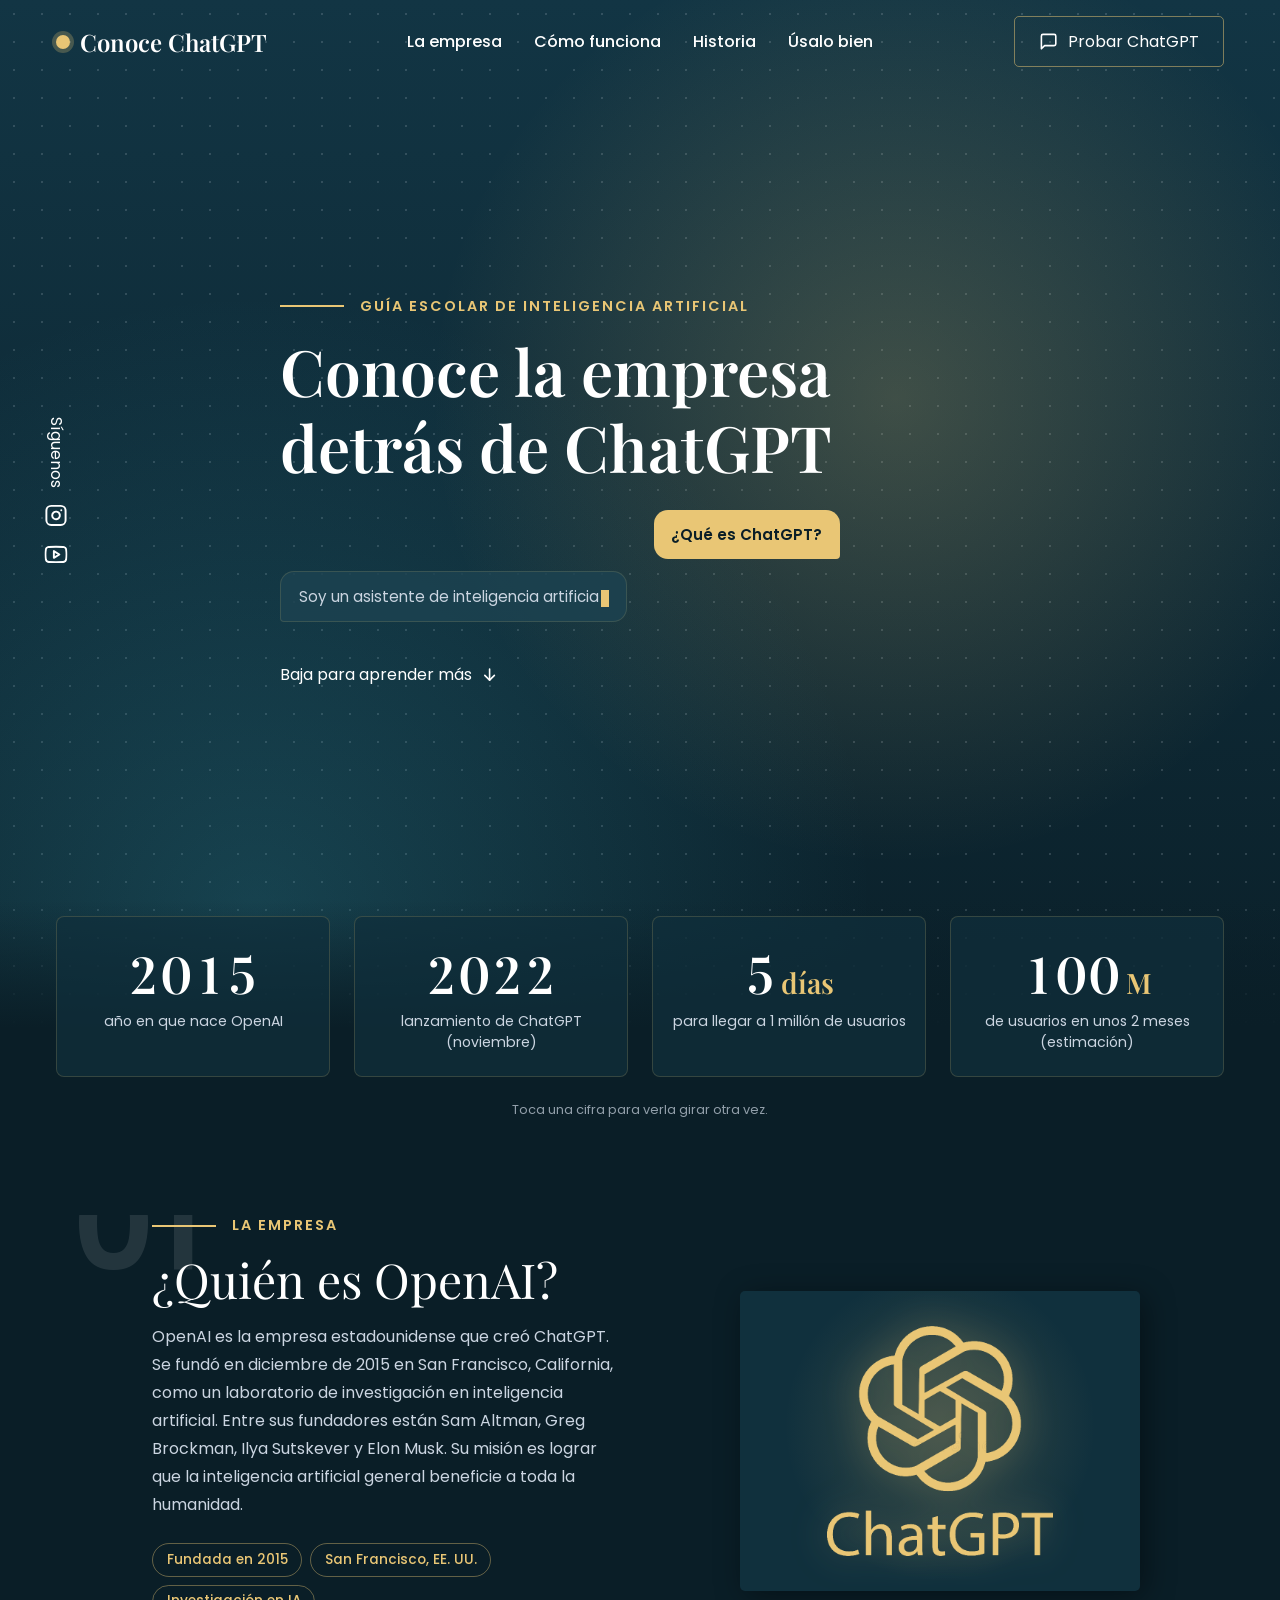
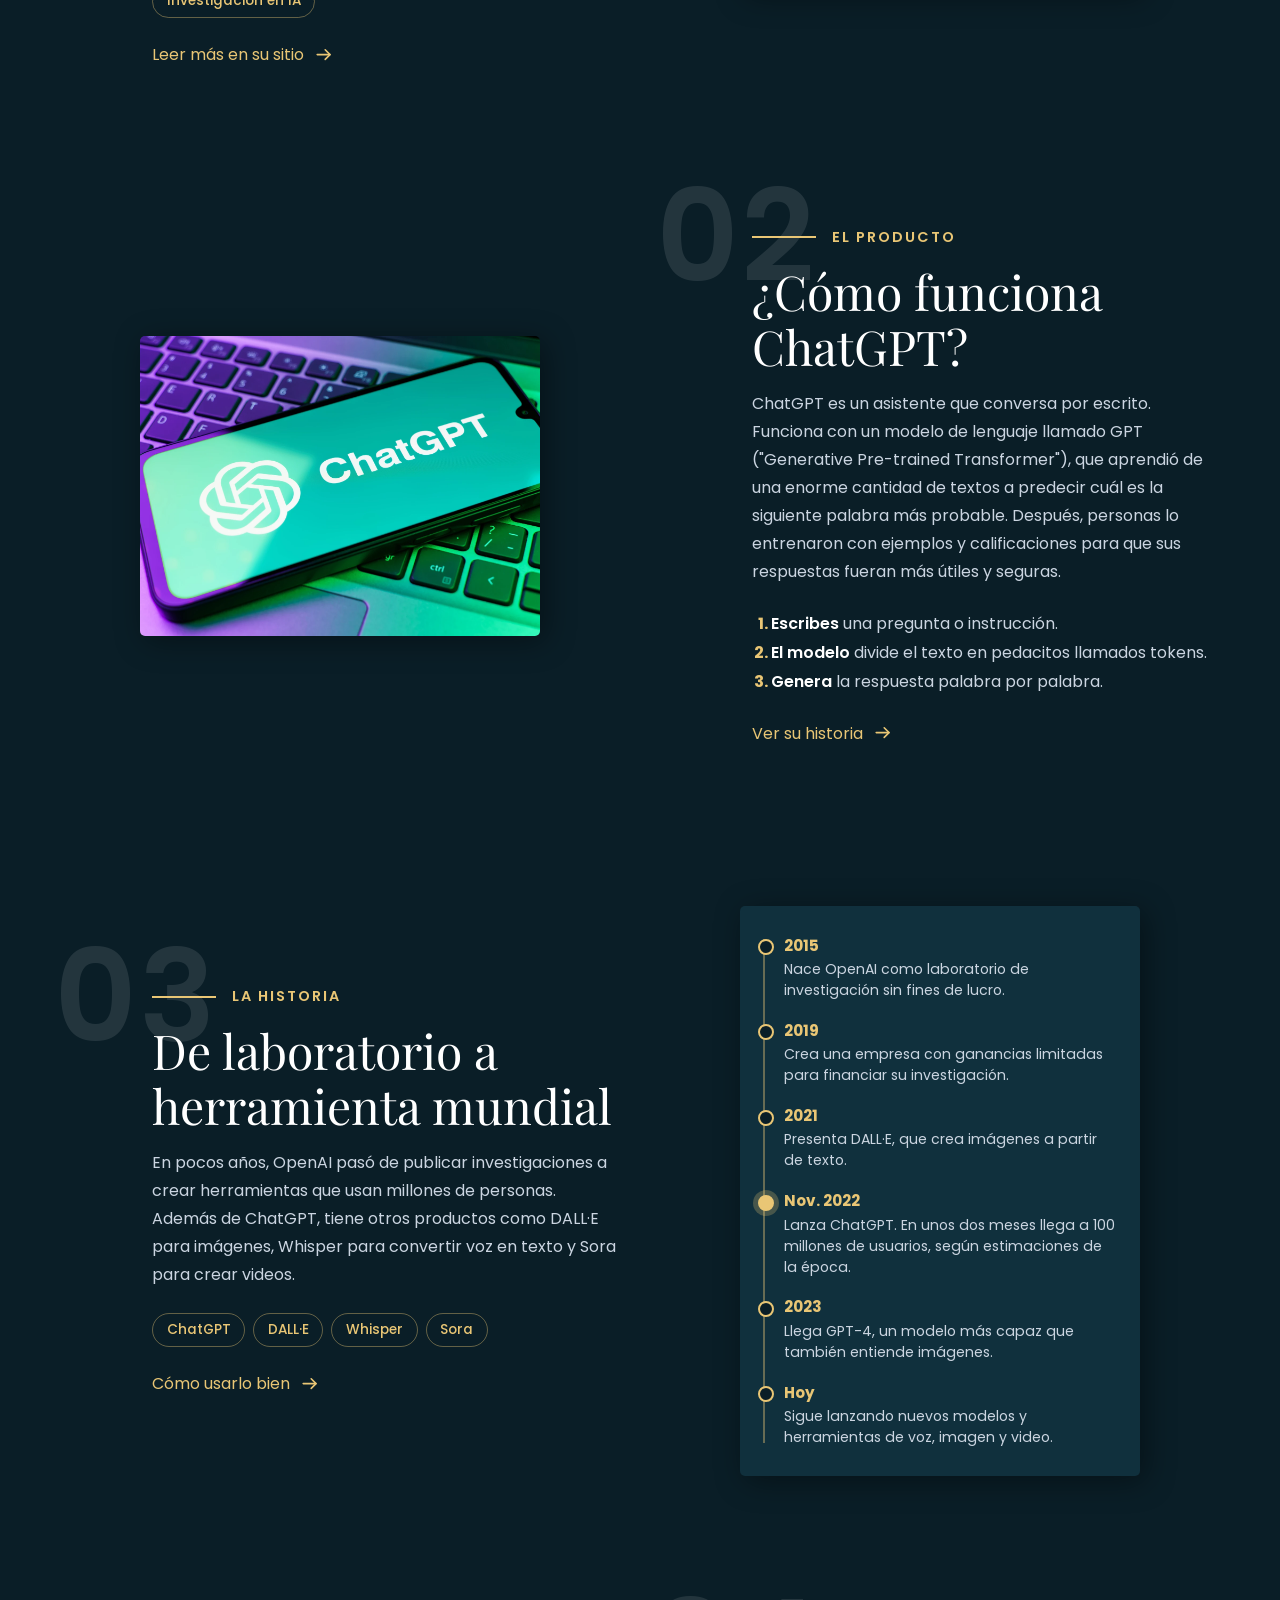
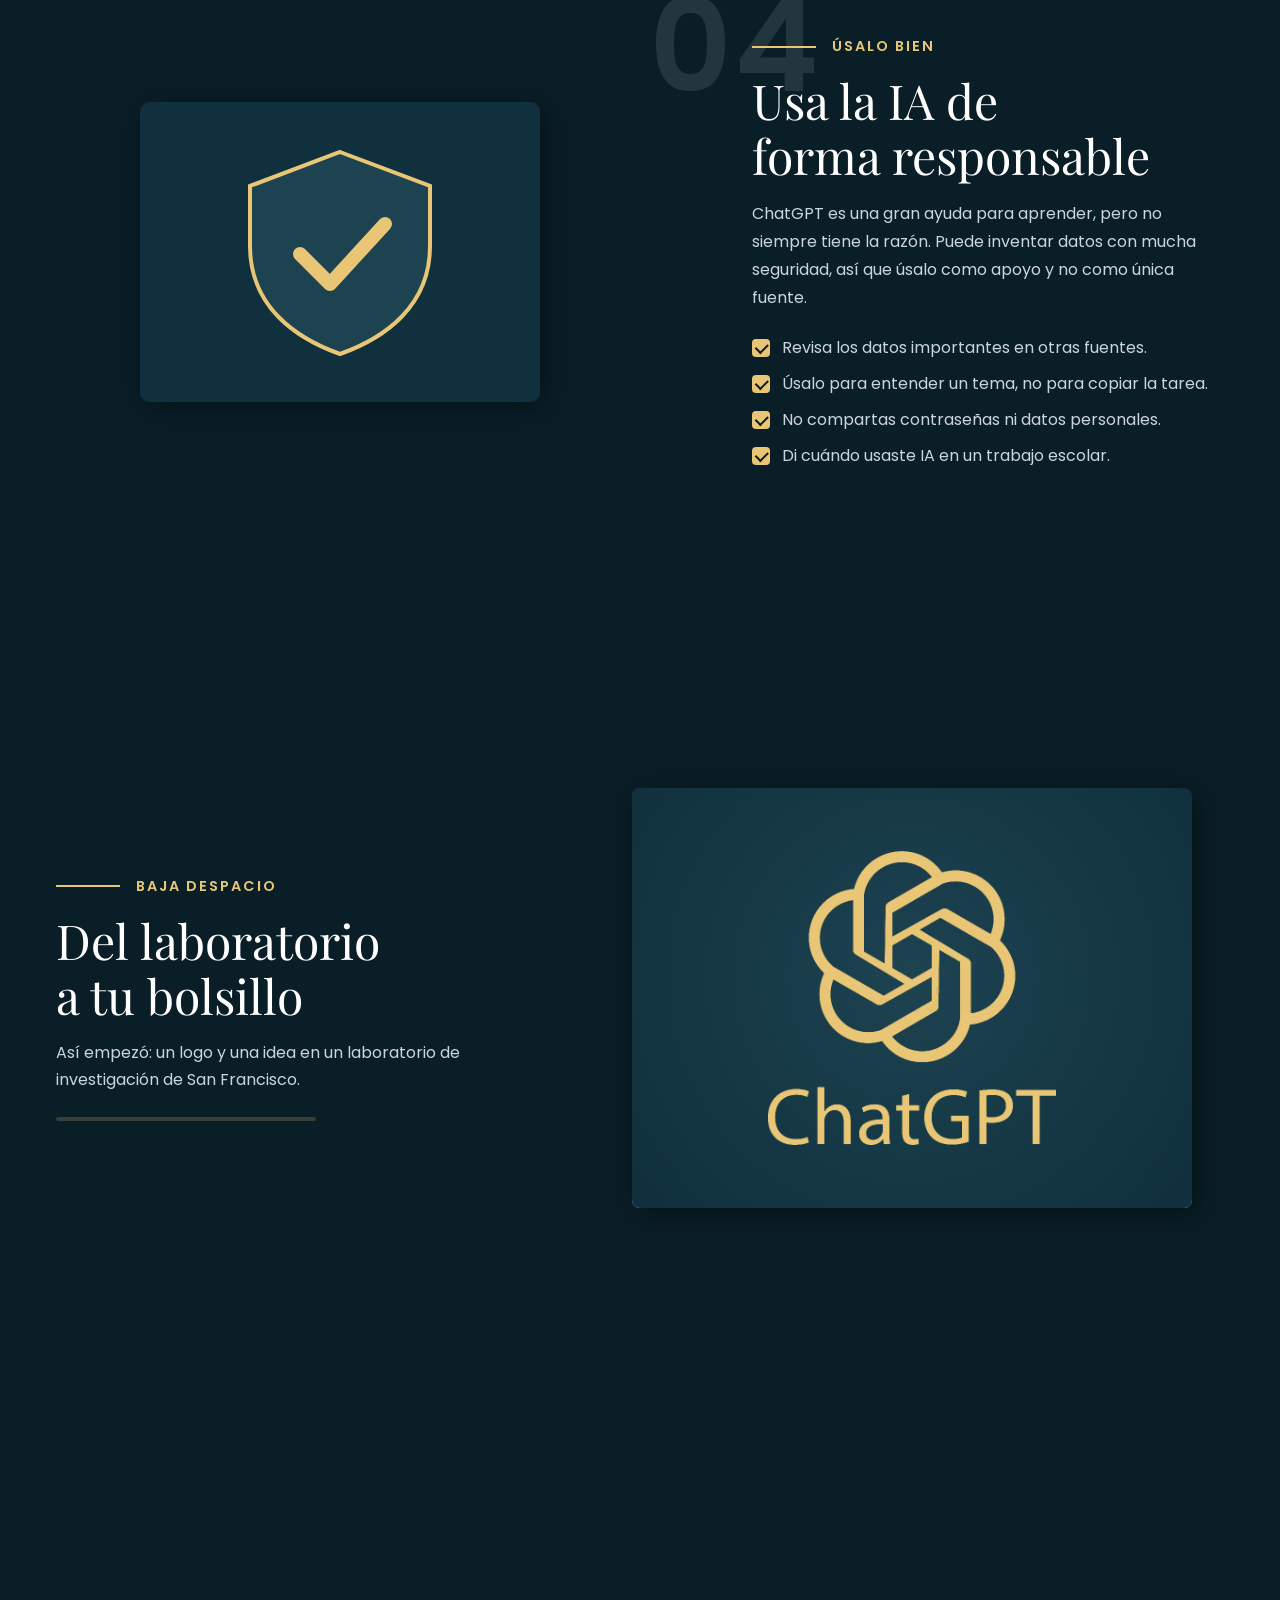
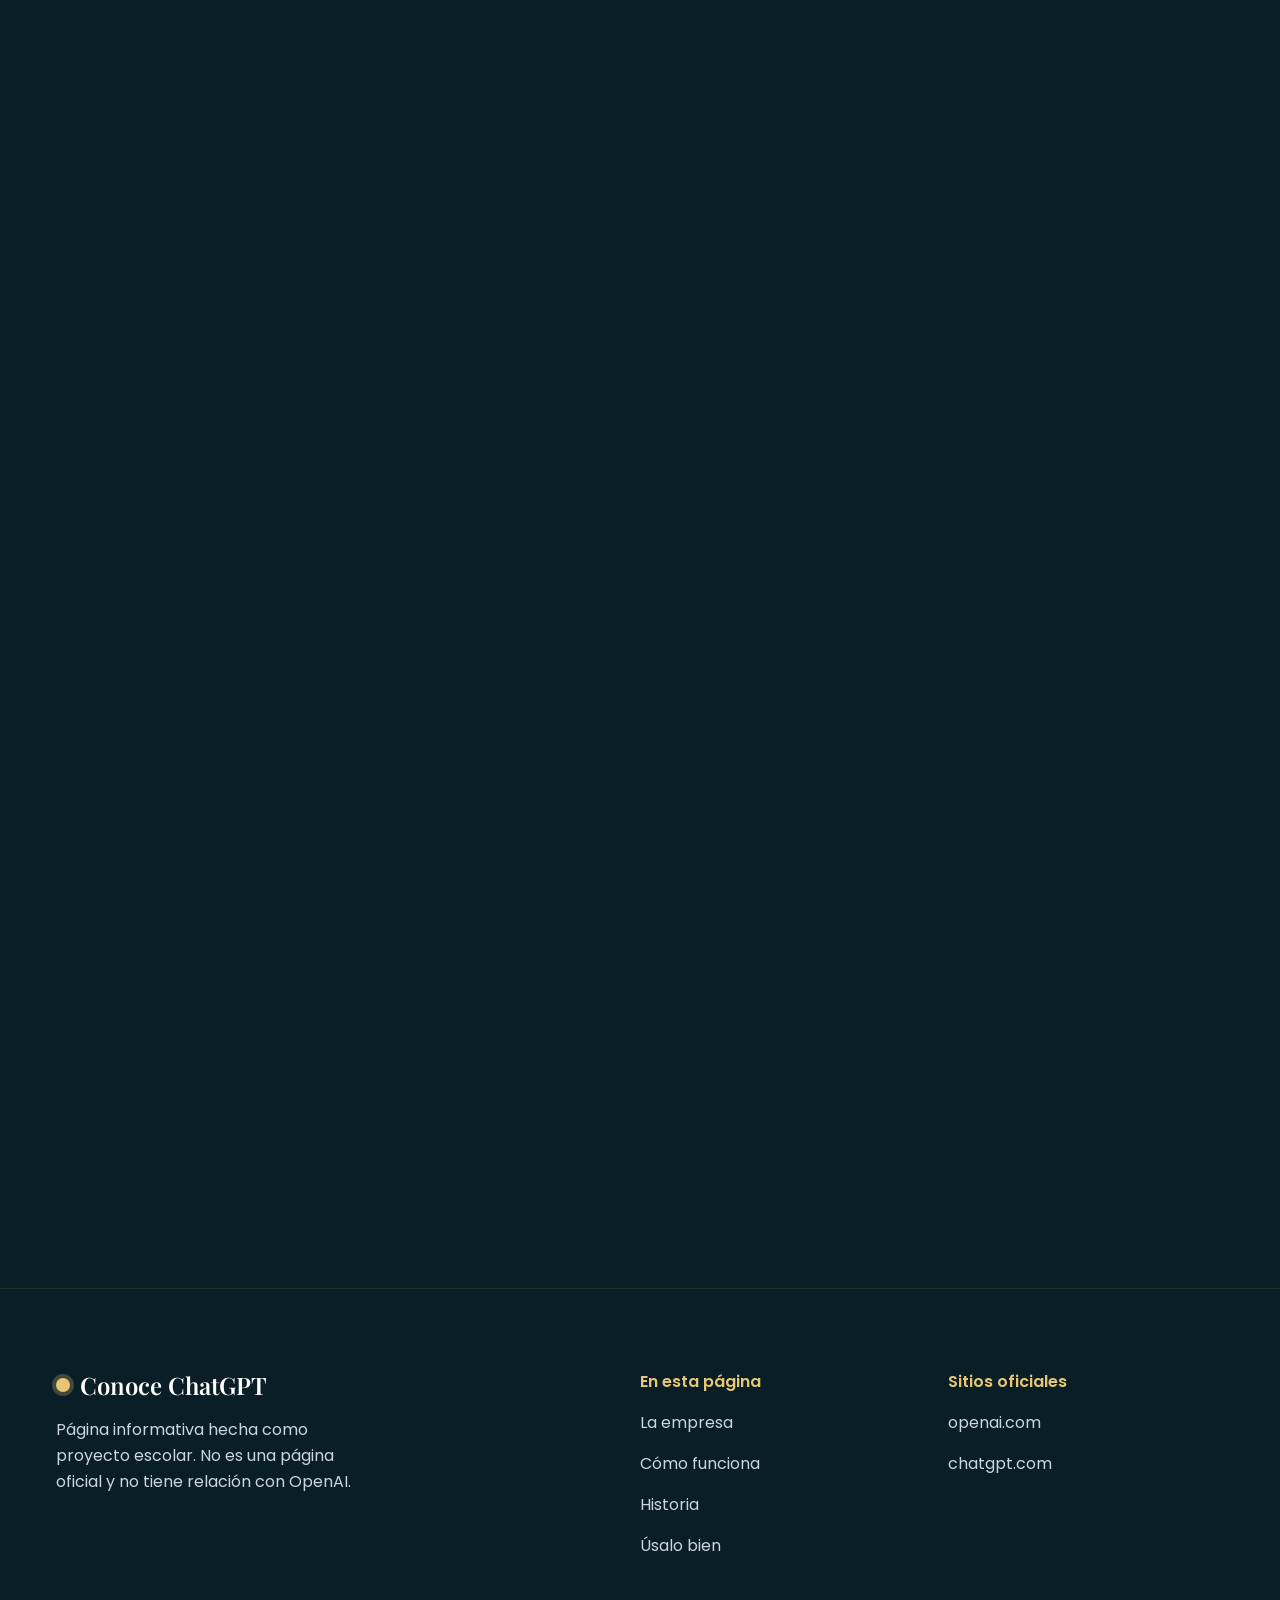
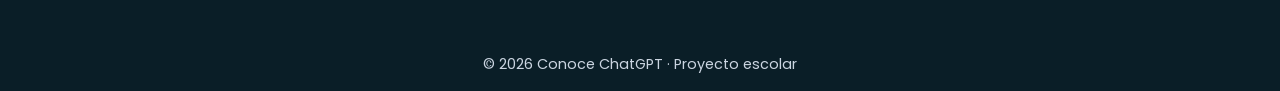
<file: index.html>
<!DOCTYPE html>
<html lang="es">
  <head>
    <meta charset="UTF-8" />
    <meta name="viewport" content="width=device-width, initial-scale=1.0" />
    <title>Conoce ChatGPT</title>
    <meta name="description" content="Página escolar sobre OpenAI y ChatGPT: la empresa, cómo funciona, su historia y cómo usarlo de forma responsable." />
    <link rel="preconnect" href="https://fonts.googleapis.com" />
    <link rel="preconnect" href="https://fonts.gstatic.com" crossorigin />
    <link href="https://fonts.googleapis.com/css2?family=Playfair+Display:wght@400;500;600&family=Poppins:wght@400;500;600;700&display=swap" rel="stylesheet" />
    <link rel="stylesheet" href="css/styles.css" />
  </head>
  <body>
    <!-- ===================== PORTADA ===================== -->
    <header class="header" id="inicio">
      <nav>
        <div class="nav__bar">
          <div class="logo nav__logo">
            <a href="#inicio"><span class="logo__dot" aria-hidden="true"></span>Conoce ChatGPT</a>
          </div>
          <ul class="nav__links" id="nav-links">
            <li><a href="#empresa">La empresa</a></li>
            <li><a href="#funciona">Cómo funciona</a></li>
            <li><a href="#historia">Historia</a></li>
            <li><a href="#responsable">Úsalo bien</a></li>
          </ul>
          <button class="nav__menu__btn" id="menu-btn" aria-label="Abrir menú" aria-expanded="false">
            <svg class="icon icon-menu" viewBox="0 0 24 24" aria-hidden="true"><line x1="3" y1="6" x2="21" y2="6"/><line x1="3" y1="12" x2="21" y2="12"/><line x1="3" y1="18" x2="21" y2="18"/></svg>
            <svg class="icon icon-close" viewBox="0 0 24 24" aria-hidden="true"><line x1="6" y1="6" x2="18" y2="18"/><line x1="18" y1="6" x2="6" y2="18"/></svg>
          </button>
          <div class="nav__action__btn">
            <a class="btn" href="https://chatgpt.com" target="_blank" rel="noopener">
              <svg class="icon" viewBox="0 0 24 24" aria-hidden="true"><path d="M21 15a2 2 0 0 1-2 2H7l-4 4V5a2 2 0 0 1 2-2h14a2 2 0 0 1 2 2z"/></svg>
              Probar ChatGPT
            </a>
          </div>
        </div>
      </nav>
      <div class="section__container header__container">
        <div class="header__content">
          <h3 class="section__subheader">GUÍA ESCOLAR DE INTELIGENCIA ARTIFICIAL</h3>
          <h1 class="section__header">Conoce la empresa detrás de ChatGPT</h1>
          <div class="chat__demo" aria-label="Ejemplo de conversación">
            <p class="chat__msg chat__msg--user">¿Qué es ChatGPT?</p>
            <p class="chat__msg chat__msg--ai"><span id="typing"></span><span class="chat__caret" aria-hidden="true"></span></p>
          </div>
          <div class="scroll__btn">
            <a href="#empresa">
              Baja para aprender más
              <svg class="icon" viewBox="0 0 24 24" aria-hidden="true"><line x1="12" y1="5" x2="12" y2="19"/><polyline points="6 13 12 19 18 13"/></svg>
            </a>
          </div>
        </div>
        <div class="header__socials">
          <span>Síguenos</span>
          <a href="#" aria-label="Instagram"><svg class="icon" viewBox="0 0 24 24" aria-hidden="true"><rect x="2" y="2" width="20" height="20" rx="5"/><path d="M16 11.4A4 4 0 1 1 12.6 8 4 4 0 0 1 16 11.4z"/><line x1="17.5" y1="6.5" x2="17.5" y2="6.5"/></svg></a>
          <a href="#" aria-label="YouTube"><svg class="icon" viewBox="0 0 24 24" aria-hidden="true"><path d="M22.5 6.4a2.8 2.8 0 0 0-2-2C18.9 4 12 4 12 4s-6.9 0-8.5.4a2.8 2.8 0 0 0-2 2A29 29 0 0 0 1 12a29 29 0 0 0 .5 5.6 2.8 2.8 0 0 0 2 2c1.6.4 8.5.4 8.5.4s6.9 0 8.5-.4a2.8 2.8 0 0 0 2-2A29 29 0 0 0 23 12a29 29 0 0 0-.5-5.6z"/><polygon points="9.8 15.5 15.5 12 9.8 8.5 9.8 15.5"/></svg></a>
        </div>
      </div>
    </header>

    <section class="about">
      <!-- ===================== CIFRAS (números animados) ===================== -->
      <div class="section__container stats" id="cifras">
        <div class="stat reveal">
          <p class="stat__num" data-value="2015">2015</p>
          <p class="stat__label">año en que nace OpenAI</p>
        </div>
        <div class="stat reveal">
          <p class="stat__num" data-value="2022">2022</p>
          <p class="stat__label">lanzamiento de ChatGPT (noviembre)</p>
        </div>
        <div class="stat reveal">
          <p class="stat__num" data-value="5" data-suffix=" días">5 días</p>
          <p class="stat__label">para llegar a 1 millón de usuarios</p>
        </div>
        <div class="stat reveal">
          <p class="stat__num" data-value="100" data-suffix=" M">100 M</p>
          <p class="stat__label">de usuarios en unos 2 meses (estimación)</p>
        </div>
        <p class="stats__hint">Toca una cifra para verla girar otra vez.</p>
      </div>

      <div class="section__container about__container">

        <!-- ===================== 01 LA EMPRESA ===================== -->
        <div class="about__image about__image-1 reveal" id="empresa">
          <div class="logo-card">
            <img src="img/logo-chatgpt.png" alt="Logo de ChatGPT" />
          </div>
        </div>
        <div class="about__content about__content-1 reveal">
          <h3 class="section__subheader">LA EMPRESA</h3>
          <h2 class="section__header">¿Quién es OpenAI?</h2>
          <p>
            OpenAI es la empresa estadounidense que creó ChatGPT. Se fundó en
            diciembre de 2015 en San Francisco, California, como un laboratorio
            de investigación en inteligencia artificial. Entre sus fundadores
            están Sam Altman, Greg Brockman, Ilya Sutskever y Elon Musk. Su
            misión es lograr que la inteligencia artificial general beneficie a
            toda la humanidad.
          </p>
          <ul class="chips">
            <li>Fundada en 2015</li>
            <li>San Francisco, EE. UU.</li>
            <li>Investigación en IA</li>
          </ul>
          <div class="about__btn">
            <a href="https://openai.com/about" target="_blank" rel="noopener">
              Leer más en su sitio
              <span><svg class="icon" viewBox="0 0 24 24" aria-hidden="true"><line x1="4" y1="12" x2="20" y2="12"/><polyline points="14 6 20 12 14 18"/></svg></span>
            </a>
          </div>
        </div>

        <!-- ===================== 02 CÓMO FUNCIONA ===================== -->
        <div class="about__image about__image-2 reveal" id="funciona">
          <img class="photo" src="img/chatgpt-celular.webp" alt="Celular con ChatGPT en la pantalla sobre el teclado de una laptop" />
        </div>
        <div class="about__content about__content-2 reveal">
          <h3 class="section__subheader">EL PRODUCTO</h3>
          <h2 class="section__header">¿Cómo funciona ChatGPT?</h2>
          <p>
            ChatGPT es un asistente que conversa por escrito. Funciona con un
            modelo de lenguaje llamado GPT ("Generative Pre-trained
            Transformer"), que aprendió de una enorme cantidad de textos a
            predecir cuál es la siguiente palabra más probable. Después,
            personas lo entrenaron con ejemplos y calificaciones para que sus
            respuestas fueran más útiles y seguras.
          </p>
          <ol class="steps">
            <li><strong>Escribes</strong> una pregunta o instrucción.</li>
            <li><strong>El modelo</strong> divide el texto en pedacitos llamados tokens.</li>
            <li><strong>Genera</strong> la respuesta palabra por palabra.</li>
          </ol>
          <div class="about__btn">
            <a href="#historia">
              Ver su historia
              <span><svg class="icon" viewBox="0 0 24 24" aria-hidden="true"><line x1="4" y1="12" x2="20" y2="12"/><polyline points="14 6 20 12 14 18"/></svg></span>
            </a>
          </div>
        </div>

        <!-- ===================== 03 HISTORIA ===================== -->
        <div class="about__image about__image-3 reveal" id="historia">
          <ol class="timeline" aria-label="Línea de tiempo de OpenAI">
            <li><strong>2015</strong><span>Nace OpenAI como laboratorio de investigación sin fines de lucro.</span></li>
            <li><strong>2019</strong><span>Crea una empresa con ganancias limitadas para financiar su investigación.</span></li>
            <li><strong>2021</strong><span>Presenta DALL·E, que crea imágenes a partir de texto.</span></li>
            <li><strong>Nov. 2022</strong><span>Lanza ChatGPT. En unos dos meses llega a 100 millones de usuarios, según estimaciones de la época.</span></li>
            <li><strong>2023</strong><span>Llega GPT-4, un modelo más capaz que también entiende imágenes.</span></li>
            <li><strong>Hoy</strong><span>Sigue lanzando nuevos modelos y herramientas de voz, imagen y video.</span></li>
          </ol>
        </div>
        <div class="about__content about__content-3 reveal">
          <h3 class="section__subheader">LA HISTORIA</h3>
          <h2 class="section__header">De laboratorio a herramienta mundial</h2>
          <p>
            En pocos años, OpenAI pasó de publicar investigaciones a crear
            herramientas que usan millones de personas. Además de ChatGPT,
            tiene otros productos como DALL·E para imágenes, Whisper para
            convertir voz en texto y Sora para crear videos.
          </p>
          <ul class="chips">
            <li>ChatGPT</li>
            <li>DALL·E</li>
            <li>Whisper</li>
            <li>Sora</li>
          </ul>
          <div class="about__btn">
            <a href="#responsable">
              Cómo usarlo bien
              <span><svg class="icon" viewBox="0 0 24 24" aria-hidden="true"><line x1="4" y1="12" x2="20" y2="12"/><polyline points="14 6 20 12 14 18"/></svg></span>
            </a>
          </div>
        </div>

        <!-- ===================== 04 ÚSALO BIEN ===================== -->
        <div class="about__image about__image-4 reveal" id="responsable">
          <svg class="art" viewBox="0 0 400 300" role="img" aria-label="Escudo con una marca de verificación">
            <rect width="400" height="300" rx="10" fill="#10303d"/>
            <path d="M200 50 l90 34 v60 c0 60-45 92-90 108 c-45-16-90-48-90-108 v-60 z" fill="#1d4250" stroke="#e9c675" stroke-width="4"/>
            <polyline points="160 152 190 182 245 122" fill="none" stroke="#e9c675" stroke-width="14" stroke-linecap="round" stroke-linejoin="round"/>
          </svg>
        </div>
        <div class="about__content about__content-4 reveal">
          <h3 class="section__subheader">ÚSALO BIEN</h3>
          <h2 class="section__header">Usa la IA de forma responsable</h2>
          <p>
            ChatGPT es una gran ayuda para aprender, pero no siempre tiene la
            razón. Puede inventar datos con mucha seguridad, así que úsalo como
            apoyo y no como única fuente.
          </p>
          <ul class="checks">
            <li>Revisa los datos importantes en otras fuentes.</li>
            <li>Úsalo para entender un tema, no para copiar la tarea.</li>
            <li>No compartas contraseñas ni datos personales.</li>
            <li>Di cuándo usaste IA en un trabajo escolar.</li>
          </ul>
        </div>
      </div>
    </section>

    <!-- ===================== IMAGEN QUE SE DESHACE AL BAJAR ===================== -->
    <section class="dissolve" id="disolver">
      <div class="dissolve__track" id="dissolve-track">
        <div class="dissolve__sticky">
          <div class="section__container dissolve__inner">
            <div class="dissolve__text">
              <h3 class="section__subheader">BAJA DESPACIO</h3>
              <h2 class="section__header">Del laboratorio a tu bolsillo</h2>
              <p id="dissolve-caption">Así empezó: un logo y una idea en un laboratorio de investigación de San Francisco.</p>
              <div class="dissolve__bar" aria-hidden="true"><span id="dissolve-bar"></span></div>
            </div>
            <div class="dissolve__stage">
              <img class="dissolve__back" src="img/chatgpt-celular.webp" alt="Celular con ChatGPT en la pantalla sobre una laptop" />
              <canvas id="dissolve-canvas" aria-hidden="true"></canvas>
            </div>
          </div>
        </div>
      </div>
    </section>

    <!-- ===================== PIE ===================== -->
    <footer class="footer">
      <div class="section__container footer__container">
        <div class="footer__col">
          <div class="logo footer__logo">
            <a href="#inicio"><span class="logo__dot" aria-hidden="true"></span>Conoce ChatGPT</a>
          </div>
          <p>
            Página informativa hecha como proyecto escolar. No es una página
            oficial y no tiene relación con OpenAI.
          </p>
        </div>
        <div class="footer__col">
          <h4>En esta página</h4>
          <ul class="footer__links">
            <li><a href="#empresa">La empresa</a></li>
            <li><a href="#funciona">Cómo funciona</a></li>
            <li><a href="#historia">Historia</a></li>
            <li><a href="#responsable">Úsalo bien</a></li>
          </ul>
        </div>
        <div class="footer__col">
          <h4>Sitios oficiales</h4>
          <ul class="footer__links">
            <li><a href="https://openai.com" target="_blank" rel="noopener">openai.com</a></li>
            <li><a href="https://chatgpt.com" target="_blank" rel="noopener">chatgpt.com</a></li>
          </ul>
        </div>
      </div>
      <div class="footer__bar">© 2026 Conoce ChatGPT · Proyecto escolar</div>
    </footer>

    <script src="js/main.js"></script>
  </body>
</html>
</file>
<file: css/styles.css>
/* =========================================================
   CONOCE CHATGPT - Página escolar sobre OpenAI
   Basada en la plantilla "MNTN" (Web Design Mastery).
   Se mantienen sus colores, fuentes y estructura.
   ========================================================= */

/* Diseño: plantilla oscura de guía de montaña convertida en guía de IA, con circuito de puntos en la portada */
:root {
  --primary-color: #0a1e27;
  --secondary-color: #e9c675;
  --panel: #10303d;
  --panel-2: #1d4250;
  --text-light: #cbd5e1;
  --white: #ffffff;
  --max-width: 1200px;
  --header-font: "Playfair Display", Georgia, serif;
  --body-font: "Poppins", "Segoe UI", Roboto, Arial, sans-serif;
  color-scheme: dark;
}

* { padding: 0; margin: 0; box-sizing: border-box; }

html, body { scroll-behavior: smooth; }

body {
  font-family: var(--body-font);
  background: var(--primary-color);
  color: var(--white);
  overflow-x: hidden;
}

img, svg { max-width: 100%; }
a { text-decoration: none; transition: .3s; }

.icon {
  width: 1.2em; height: 1.2em; flex: none;
  fill: none; stroke: currentColor; stroke-width: 2;
  stroke-linecap: round; stroke-linejoin: round;
}

.section__container {
  max-width: var(--max-width);
  margin: auto;
  padding: 5rem max(16px, env(safe-area-inset-right, 0px)) 5rem max(16px, env(safe-area-inset-left, 0px));
}

.section__subheader {
  position: relative;
  isolation: isolate;
  margin-bottom: 1rem;
  padding-left: 5rem;
  font-size: .9rem;
  font-weight: 600;
  letter-spacing: 2px;
  color: var(--secondary-color);
}
.section__subheader::before {
  position: absolute; content: "";
  top: 50%; left: 0;
  transform: translateY(-50%);
  height: 2px; width: 4rem;
  background-color: var(--secondary-color);
}
.section__subheader::after {
  position: absolute;
  top: 50%; left: 0;
  transform: translate(-60%, -50%);
  font-size: 8rem;
  font-weight: 600;
  color: var(--white);
  opacity: .1;
  z-index: -1;
}

.section__header {
  margin-bottom: 1rem;
  font-size: 3rem;
  font-weight: 400;
  line-height: 1.15;
  font-family: var(--header-font);
  color: var(--white);
  text-wrap: balance;
}

.btn {
  padding: .75rem 1.5rem;
  outline: none;
  border: 1px solid rgba(233, 198, 117, .5);
  display: flex; align-items: center; gap: 10px;
  font-family: inherit;
  font-size: 1rem;
  color: var(--white);
  background-color: transparent;
  border-radius: 5px;
  transition: .3s;
  cursor: pointer;
}
.btn:hover { background-color: rgba(10, 30, 39, .5); border-color: var(--secondary-color); }
.btn:focus-visible, a:focus-visible, button:focus-visible { outline: 2px solid var(--secondary-color); outline-offset: 3px; }

.logo a {
  display: inline-flex; align-items: center; gap: .6rem;
  font-size: 1.5rem;
  font-weight: 600;
  font-family: var(--header-font);
  color: var(--white);
}
.logo__dot {
  width: 14px; height: 14px;
  border-radius: 50%;
  background: var(--secondary-color);
  box-shadow: 0 0 0 4px rgba(233, 198, 117, .25);
}

/* Aparecer al bajar: siempre visible, solo se desliza */
.reveal { transform: translateY(40px); transition: transform 1s ease; }
.reveal.visible { transform: none; }

/* ---------- Portada ---------- */
.header {
  position: relative;
  min-height: 100vh;
  display: flex; flex-direction: column;
}
/* reemplaza a assets/header-1.jpg: un "circuito" de puntos y un brillo dorado */
.header::before {
  position: absolute; content: "";
  top: 0; left: 0;
  width: 100%; height: calc(100% + 15rem);
  background-image:
    radial-gradient(circle at 70% 35%, rgba(233, 198, 117, .22), transparent 40%),
    radial-gradient(circle at 20% 80%, rgba(56, 160, 180, .25), transparent 45%),
    radial-gradient(rgba(203, 213, 225, .18) 1.2px, transparent 1.4px),
    linear-gradient(180deg, #123544, var(--primary-color));
  background-size: auto, auto, 28px 28px, auto;
  z-index: -1;
  animation: circuito 40s linear infinite;
}
@keyframes circuito { to { background-position: 0 0, 0 0, 280px 280px, 0 0; } }

nav {
  position: relative;
  width: 100%;
  max-width: var(--max-width);
  margin: auto;
  padding: 1rem max(16px, env(safe-area-inset-right, 0px)) 1rem max(16px, env(safe-area-inset-left, 0px));
  padding-top: calc(1rem + env(safe-area-inset-top, 0px));
  z-index: 9;
}
.nav__bar { display: flex; align-items: center; justify-content: space-between; }

.nav__links {
  position: absolute;
  right: 1rem;
  top: 68px;
  width: calc(100% - 2rem);
  max-width: 350px;
  padding: 2rem;
  list-style: none;
  align-items: center; justify-content: center; flex-direction: column;
  gap: 2rem;
  background-color: rgba(10, 30, 39, .92);
  border: 1px solid rgba(233, 198, 117, .2);
  border-radius: 10px;
  display: none;
}
.nav__links.open { display: flex; animation: show-nav .3s linear forwards; }
.nav__links.close { animation: hide-nav .3s linear forwards; }
@keyframes show-nav { from { opacity: 0; } to { opacity: 1; } }
@keyframes hide-nav { from { opacity: 1; } to { opacity: 0; } }
.nav__links a { font-weight: 500; color: var(--white); }
.nav__links a:hover { color: var(--secondary-color); }

.nav__menu__btn {
  display: grid; place-items: center;
  width: 44px; height: 44px;
  border: none; background: none;
  font-size: 1.5rem;
  color: var(--white);
  cursor: pointer;
}
.nav__menu__btn .icon-close { display: none; }
.nav__menu__btn.is-open .icon-menu { display: none; }
.nav__menu__btn.is-open .icon-close { display: block; }
.nav__action__btn { display: none; }

.header__container {
  position: relative;
  isolation: isolate;
  flex: 1;
  width: 100%;
  display: flex; align-items: center; justify-content: center;
}
.header__content { max-width: 720px; }
.header__content .section__header {
  font-size: clamp(2.6rem, 7vw, 4rem);
  font-weight: 600;
  line-height: 1.2;
}
.header__content a { display: inline-flex; align-items: center; gap: .5rem; color: var(--white); }
.header__content a:hover { color: var(--secondary-color); }
.scroll__btn a .icon { animation: bajar 1.6s ease-in-out infinite; }
@keyframes bajar { 50% { transform: translateY(5px); } }

/* Mini conversación animada */
.chat__demo {
  margin: 1.5rem 0 2.5rem;
  display: flex; flex-direction: column; gap: .75rem;
  max-width: 560px;
}
.chat__msg {
  max-width: 90%;
  padding: .8rem 1.1rem;
  border-radius: 14px;
  line-height: 1.55;
  font-size: .95rem;
}
.chat__msg--user {
  align-self: flex-end;
  background: var(--secondary-color);
  color: var(--primary-color);
  font-weight: 600;
  border-bottom-right-radius: 4px;
}
.chat__msg--ai {
  align-self: flex-start;
  min-height: 3.2rem;
  background: rgba(29, 66, 80, .85);
  color: var(--text-light);
  border: 1px solid rgba(233, 198, 117, .15);
  border-bottom-left-radius: 4px;
}
.chat__caret {
  display: inline-block;
  width: 8px; height: 1.1em;
  margin-left: 2px;
  vertical-align: text-bottom;
  background: var(--secondary-color);
  animation: parpadeo 1s steps(1) infinite;
}
@keyframes parpadeo { 50% { opacity: 0; } }

.header__socials {
  position: absolute;
  left: 0;
  align-items: center;
  gap: 1rem;
  color: var(--white);
  transform: translateX(calc(-50% + 1rem)) rotate(90deg);
  display: none;
}
.header__socials a { display: grid; font-size: 1.2rem; color: var(--white); transform: rotate(-90deg); }
.header__socials a:hover { color: var(--secondary-color); }

/* ---------- Bloques 01-04 ---------- */
.about {
  background-image: linear-gradient(to bottom, rgba(10, 30, 39, 0), var(--primary-color) 8rem);
  overflow: hidden;
}
.about__container { padding-top: 0; display: grid; gap: 5rem 2rem; overflow: hidden; }
.about__image { scroll-margin-top: 2rem; }
.about__image .art {
  display: block;
  width: 100%;
  max-width: 400px;
  margin-inline: auto;
  border-radius: 5px;
  box-shadow: 5px 5px 30px rgba(0, 0, 0, .4);
}
.pulse { animation: pulso 2s ease-in-out infinite; transform-origin: 340px 150px; }
@keyframes pulso { 50% { transform: scale(1.35); opacity: .7; } }

.about__content-1 .section__subheader::after { content: "01"; }
.about__content-2 .section__subheader::after { content: "02"; }
.about__content-3 .section__subheader::after { content: "03"; }
.about__content-4 .section__subheader::after { content: "04"; }

.about__content p { margin-bottom: 1.5rem; color: var(--text-light); line-height: 1.75; }
.about__content a { display: flex; align-items: center; gap: 10px; color: var(--secondary-color); width: fit-content; }
.about__content a span { display: grid; transition: .3s; }
.about__content a:hover span { transform: translateX(10px); }

.chips { list-style: none; display: flex; flex-wrap: wrap; gap: .5rem; margin-bottom: 1.5rem; }
.chips li {
  padding: .35rem .85rem;
  border-radius: 999px;
  border: 1px solid rgba(233, 198, 117, .4);
  color: var(--secondary-color);
  font-size: .85rem;
  font-weight: 500;
}

.steps { margin: 0 0 1.5rem 1.2rem; color: var(--text-light); line-height: 1.8; }
.steps li::marker { color: var(--secondary-color); font-weight: 700; }
.steps strong { color: var(--white); font-weight: 600; }

.checks { list-style: none; display: grid; gap: .7rem; color: var(--text-light); }
.checks li { position: relative; padding-left: 1.9rem; line-height: 1.55; }
.checks li::before {
  content: ""; position: absolute; left: 0; top: .2rem;
  width: 1.15rem; height: 1.15rem; border-radius: 4px;
  background: var(--secondary-color);
}
.checks li::after {
  content: ""; position: absolute; left: .4rem; top: .35rem;
  width: .35rem; height: .6rem;
  border: solid var(--primary-color); border-width: 0 2px 2px 0;
  transform: rotate(45deg);
}

/* Línea de tiempo (en lugar de la tercera foto) */
.timeline {
  list-style: none;
  max-width: 400px;
  margin-inline: auto;
  padding: 1.75rem 1.5rem 1.75rem 2.75rem;
  position: relative;
  background: var(--panel);
  border-radius: 5px;
  box-shadow: 5px 5px 30px rgba(0, 0, 0, .4);
  display: grid; gap: 1.1rem;
}
.timeline::before {
  content: ""; position: absolute;
  left: 1.45rem; top: 2.1rem; bottom: 2.1rem;
  width: 2px; background: rgba(233, 198, 117, .4);
}
.timeline li { position: relative; display: grid; gap: .15rem; }
.timeline li::before {
  content: ""; position: absolute;
  left: -1.6rem; top: .35rem;
  width: .75rem; height: .75rem; border-radius: 50%;
  background: var(--primary-color);
  border: 2px solid var(--secondary-color);
}
.timeline li:nth-child(4)::before { background: var(--secondary-color); box-shadow: 0 0 0 5px rgba(233, 198, 117, .25); }
.timeline strong { color: var(--secondary-color); font-size: .95rem; font-variant-numeric: tabular-nums; }
.timeline span { color: var(--text-light); font-size: .88rem; line-height: 1.5; }

/* ---------- Pie ---------- */
.footer { background-color: var(--primary-color); border-top: 1px solid rgba(233, 198, 117, .12); }
.footer__container { display: grid; gap: 4rem 2rem; }
.footer__col:first-child { max-width: 320px; }
.footer__logo { margin-bottom: 1rem; }
.footer__col p { color: var(--text-light); line-height: 1.6; }
.footer__col h4 { margin-bottom: 1rem; font-size: 1rem; font-weight: 600; color: var(--secondary-color); }
.footer__links { list-style: none; display: grid; gap: 1rem; }
.footer__links a { color: var(--text-light); }
.footer__links a:hover { color: var(--secondary-color); }
.footer__bar { padding: 1rem; font-size: .9rem; color: var(--text-light); text-align: center; }

/* ---------- Pantallas grandes ---------- */
@media (width > 768px) {
  .nav__logo { flex: 1; }
  .nav__links {
    position: static;
    width: auto; max-width: none;
    padding: 0;
    display: flex;
    flex-direction: row;
    background-color: transparent;
    border: none;
  }
  .nav__menu__btn { display: none; }
  .nav__action__btn { justify-content: flex-end; display: flex; flex: 1; }

  .header__socials { display: flex; }

  .about__container { grid-template-columns: repeat(2, 1fr); align-items: center; gap: 10rem 2rem; }
  .about__image-1 { grid-area: 1/2/2/3; }
  .about__image-3 { grid-area: 3/2/4/3; }
  .about__content { margin-left: 6rem; }
  .about__content-1, .about__content-3 { margin-left: 6rem; }

  .footer__container { grid-template-columns: 2fr 1fr 1fr; }
}

@media (width > 768px) and (width <= 1024px) {
  .nav__links { gap: 1.2rem; font-size: .9rem; }
  .about__content { margin-left: 4rem; }
}

@media (max-width: 480px) {
  .section__header { font-size: 2.2rem; }
  .section__subheader { padding-left: 3.5rem; font-size: .8rem; }
  .section__subheader::before { width: 2.75rem; }
}

@media (prefers-reduced-motion: reduce) {
  .header::before, .chat__caret, .scroll__btn a .icon, .pulse { animation: none; }
  .reveal { transform: none; transition: none; }
}

/* ---------- Logo de ChatGPT en "La empresa" ---------- */
.logo-card {
  max-width: 400px;
  aspect-ratio: 4 / 3;
  margin-inline: auto;
  display: grid; place-items: center;
  padding: 2rem;
  border-radius: 5px;
  background:
    radial-gradient(circle at 50% 45%, rgba(233, 198, 117, .18), transparent 60%),
    var(--panel);
  box-shadow: 5px 5px 30px rgba(0, 0, 0, .4);
}
.logo-card img {
  width: auto;
  height: 100%;
  max-height: 230px;
  filter: drop-shadow(0 0 18px rgba(233, 198, 117, .35));
  transition: transform .6s ease;
}
.logo-card:hover img { transform: rotate(60deg); }
@media (prefers-reduced-motion: reduce) { .logo-card img { transition: none; } }

/* Foto de la sección "Cómo funciona" */
.about__image .photo {
  display: block;
  width: 100%;
  max-width: 400px;
  aspect-ratio: 4 / 3;
  object-fit: cover;
  object-position: 40% 50%;
  margin-inline: auto;
  border-radius: 5px;
  box-shadow: 5px 5px 30px rgba(0, 0, 0, .4);
}

/* ---------- Cifras con números animados ----------
   Versión en CSS + JS puro de "AnimatedNumber" / "AnimatedScore":
   cada dígito es una tira del 0 al 9 que gira hasta su número,
   y la cifra destella de color al terminar.
*/
.stats {
  padding-block: 1rem 6rem;
  display: grid;
  grid-template-columns: repeat(2, 1fr);
  gap: 1rem;
}
.stat {
  padding: 1.5rem 1rem;
  border-radius: 8px;
  background: rgba(16, 48, 61, .7);
  border: 1px solid rgba(233, 198, 117, .18);
  text-align: center;
  cursor: pointer;
  transition: border-color .3s, transform 1s ease;
}
.stat:hover { border-color: var(--secondary-color); }
.stat__num {
  display: flex; justify-content: center; align-items: baseline;
  font-family: var(--header-font);
  font-size: clamp(2.2rem, 5vw, 3.2rem);
  font-weight: 600;
  line-height: 1.1;
  color: var(--white);
  font-variant-numeric: lining-nums tabular-nums;
}
.stat__label { margin-top: .4rem; font-size: .88rem; line-height: 1.45; color: var(--text-light); }
.stats__hint { grid-column: 1 / -1; text-align: center; font-size: .8rem; color: var(--text-light); opacity: .7; }

.odo__digit {
  display: inline-block;
  height: 1.25em;
  overflow: hidden;
}
.odo__strip {
  display: flex; flex-direction: column;
  transition: transform 1.1s cubic-bezier(.2, .8, .2, 1);
}
.odo__strip span { height: 1.25em; line-height: 1.25em; }
.odo__suffix { margin-left: .15em; font-size: .55em; color: var(--secondary-color); }

/* destello de color al terminar (como AnimatedScore) */
.stat__num.flash { animation: destello .9s ease; }
@keyframes destello {
  0%   { color: var(--white); transform: scale(1); }
  35%  { color: var(--secondary-color); transform: scale(1.12); }
  100% { color: var(--white); transform: scale(1); }
}

@media (width > 768px) {
  .stats { grid-template-columns: repeat(4, 1fr); gap: 1.5rem; }
}
@media (prefers-reduced-motion: reduce) {
  .odo__strip { transition: none; }
  .stat__num.flash { animation: none; }
}

/* ---------- Imagen que se deshace al bajar (ScrollDissolveReveal) ----------
   La sección mide más que la pantalla; mientras bajas, la imagen se queda
   fija y la de adelante (el logo) se deshace en cuadritos hasta mostrar
   la de atrás (la foto del celular).
*/
.dissolve__track { position: relative; height: 260vh; }
.dissolve__sticky {
  position: sticky;
  top: 0;
  height: 100vh;
  display: flex; align-items: center;
}
.dissolve__inner {
  width: 100%;
  padding-block: 2rem;
  display: grid;
  gap: 2rem;
  align-items: center;
}
.dissolve .section__subheader::after { content: none; }
.dissolve__text p { color: var(--text-light); line-height: 1.7; min-height: 3.4em; transition: opacity .3s; }
.dissolve__bar {
  margin-top: 1.5rem;
  max-width: 260px;
  height: 4px;
  border-radius: 4px;
  background: rgba(233, 198, 117, .2);
  overflow: hidden;
}
.dissolve__bar span { display: block; height: 100%; width: 0; background: var(--secondary-color); }
.dissolve__stage {
  position: relative;
  width: 100%;
  max-width: 560px;
  aspect-ratio: 4 / 3;
  margin-inline: auto;
  border-radius: 8px;
  overflow: hidden;
  box-shadow: 5px 5px 30px rgba(0, 0, 0, .45);
  background: var(--panel);
}
.dissolve__back, #dissolve-canvas {
  position: absolute; inset: 0;
  width: 100%; height: 100%;
}
.dissolve__back { object-fit: cover; object-position: 40% 50%; }

@media (width > 768px) {
  .dissolve__inner { grid-template-columns: 1fr 1.3fr; gap: 4rem; }
}
@media (max-width: 768px) {
  .dissolve__track { height: 220vh; }
  .dissolve__inner .section__header { font-size: 2rem; }
}
/* Sin animaciones: se muestra directo la foto */
@media (prefers-reduced-motion: reduce) {
  .dissolve__track { height: auto; }
  .dissolve__sticky { position: static; height: auto; }
  #dissolve-canvas { display: none; }
}
</file>
